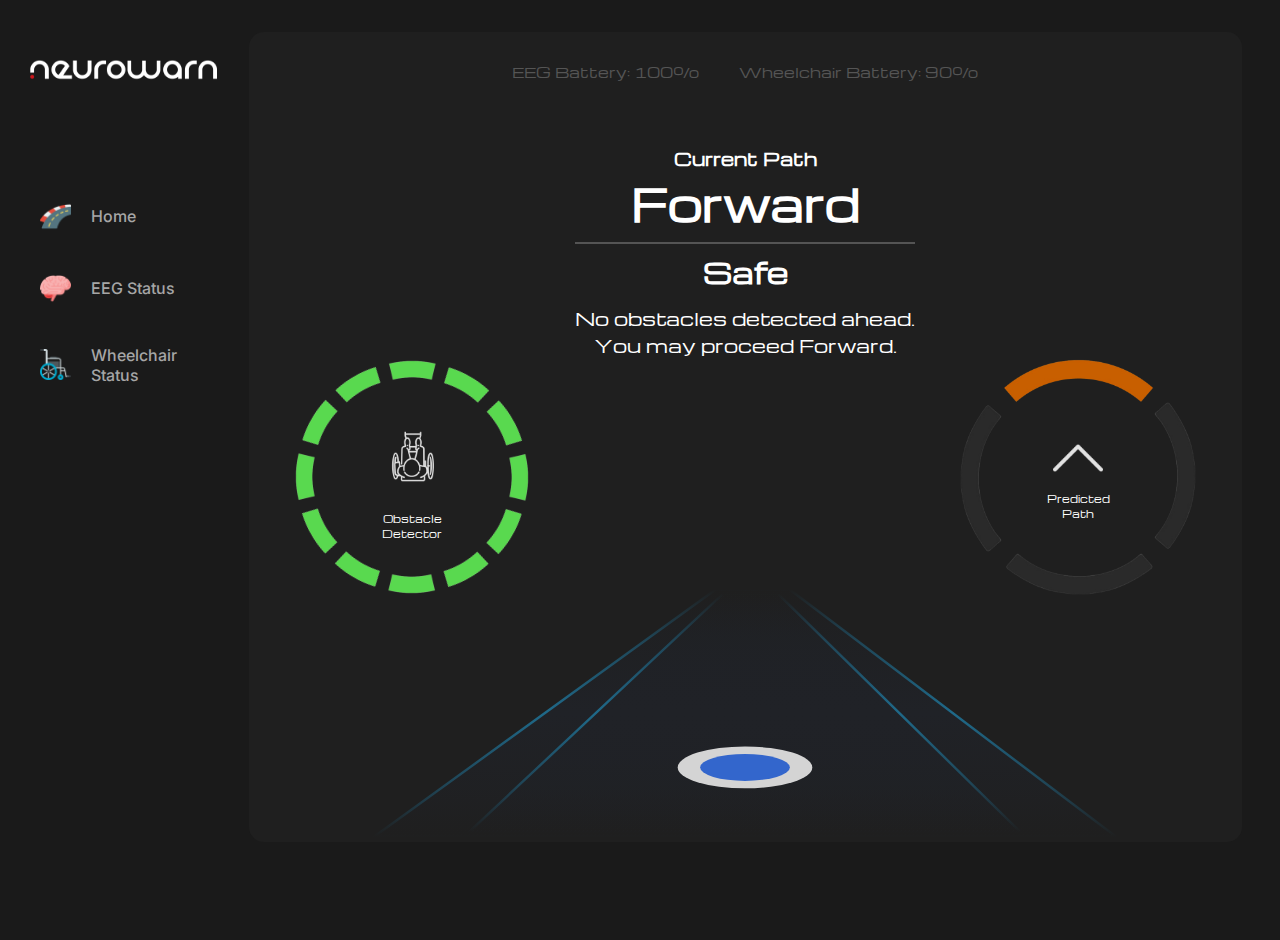
<file: index.html>
<!DOCTYPE html>
<html lang="en">
<head>
    <meta charset="UTF-8">
    <meta name="viewport" content="width=device-width, initial-scale=1.0">
    <title>NeuroWarn </title>
    <link rel="icon" type="image/png" href="images/logo-n.png">
    <link rel="stylesheet" href="styles.css">
</head>
<body>
    <div class="sidebar" id="sidebar">
        <div class="logo-container">
            <a href="index.html" class="logo-link">
                <img src="images/logo-neurowarn.png" alt="NeuroWarn Logo" class="logo" id="sidebar-logo">
            </a>
        </div>
        <ul class="menu">
            <li class="menu-item">
                <a href="index.html" class="menu-link">
                    <img src="images/sidebar-apex.png" alt="Home" class="icon">
                    <span>Home</span>
                </a>
            </li>
            <li class="menu-item">
                <a href="eeg.html" class="menu-link">
                    <img src="images/sidebar-brain.png" alt="EEG Status" class="icon">
                    <span>EEG Status</span>
                </a>
            </li>
            <li class="menu-item">
                <a href="wheelchair.html" class="menu-link">
                    <img src="images/sidebar-wheelchair.png" alt="Wheelchair Status" class="icon">
                    <span>Wheelchair Status</span>
                </a>
            </li>
        </ul>
        
    </div>
    
    
    


    <div class="status-dashboard">
        <div class="battery-status">
            <span>EEG Battery: 100%</span>
            <span>Wheelchair Battery: 90%</span>
        </div>
        <div class="main-display">

            <div class="left-panel">
                <div class="circle">
               
                        <img src="images/green-bar.png" alt="Segment 1" class="segment-image" style="transform: rotate(0deg) translateX(105px);">
                        <img src="images/green-bar.png" alt="Segment 2" class="segment-image" style="transform: rotate(30deg) translateX(105px);">
                        <img src="images/green-bar.png" alt="Segment 3" class="segment-image" style="transform: rotate(60deg) translateX(105px);">
                        <img src="images/green-bar.png" alt="Segment 4" class="segment-image" style="transform: rotate(90deg) translateX(105px);">
                        <img src="images/green-bar.png" alt="Segment 5" class="segment-image" style="transform: rotate(120deg) translateX(105px);">
                        <img src="images/green-bar.png" alt="Segment 6" class="segment-image" style="transform: rotate(150deg) translateX(105px);">
                        <img src="images/green-bar.png" alt="Segment 7" class="segment-image" style="transform: rotate(180deg) translateX(105px);">
                        <img src="images/green-bar.png" alt="Segment 8" class="segment-image" style="transform: rotate(210deg) translateX(105px);">
                        <img src="images/green-bar.png" alt="Segment 9" class="segment-image" style="transform: rotate(240deg) translateX(105px);">
                        <img src="images/green-bar.png" alt="Segment 10" class="segment-image" style="transform: rotate(270deg) translateX(105px);">
                        <img src="images/green-bar.png" alt="Segment 11" class="segment-image" style="transform: rotate(300deg) translateX(105px);">
                        <img src="images/green-bar.png" alt="Segment 12" class="segment-image" style="transform: rotate(330deg) translateX(105px);">
        
    
                    <img src="images/panel-wheelchair.png"class="wheelchair-image" alt="Obstacle Detector">
                    <span>Obstacle <br>Detector</span>
                </div>
            </div>

            
            <div class="center-panel">
                <h2>Current Path</h2>
                <h1>Forward</h1>
                <hr>
                <h3>Safe</h3> <p>No obstacles detected ahead.<br>You may proceed Forward.</p>
                    
                <div class="svg-container">
                    <svg width="800" height="250" viewBox="0 0 1253 418" fill="none" >
                        <defs>
                            <!-- Define a linear gradient for the fill of the first diagonal path -->
                            <linearGradient id="firstPathFillGradient" x1="0%" y1="0%" x2="0%" y2="100%">
                                <stop offset="0%" style="stop-color:#202227;stop-opacity:0" />
                                <stop offset="20%" style="stop-color:#202227;stop-opacity:0.5" />
                                <stop offset="50%" style="stop-color:#202227;stop-opacity:1" />
                                <stop offset="80%" style="stop-color:#202227;stop-opacity:0.5" />
                                <stop offset="100%" style="stop-color:#202227;stop-opacity:0" />
                            </linearGradient>
                
                            <!-- Define a linear gradient for the fill of the second diagonal path -->
                            <linearGradient id="secondPathFillGradient" x1="0%" y1="0%" x2="0%" y2="100%">
                                <stop offset="0%" style="stop-color:#202227;stop-opacity:0" />
                                <stop offset="20%" style="stop-color:#202227;stop-opacity:0.5" />
                                <stop offset="50%" style="stop-color:#202227;stop-opacity:1" />
                                <stop offset="80%" style="stop-color:#202227;stop-opacity:0.5" />
                                <stop offset="100%" style="stop-color:#202227;stop-opacity:0" />
                            </linearGradient>
                
                            <!-- Define a linear gradient for the stroke (border) of the first diagonal path -->
                            <linearGradient id="firstPathStrokeGradient" x1="0%" y1="0%" x2="0%" y2="100%">
                                <stop offset="0%" style="stop-color:#1F6989;stop-opacity:0" />
                                <stop offset="20%" style="stop-color:#1F6989;stop-opacity:0.5" />
                                <stop offset="50%" style="stop-color:#1F6989;stop-opacity:1" />
                                <stop offset="80%" style="stop-color:#1F6989;stop-opacity:0.5" />
                                <stop offset="100%" style="stop-color:#1F6989;stop-opacity:0" />
                            </linearGradient>
                
                            <!-- Define a linear gradient for the stroke (border) of the second diagonal path -->
                            <linearGradient id="secondPathStrokeGradient" x1="0%" y1="0%" x2="0%" y2="100%">
                                <stop offset="0%" style="stop-color:#1F6989;stop-opacity:0" />
                                <stop offset="20%" style="stop-color:#1F6989;stop-opacity:0.5" />
                                <stop offset="50%" style="stop-color:#1F6989;stop-opacity:1" />
                                <stop offset="80%" style="stop-color:#1F6989;stop-opacity:0.5" />
                                <stop offset="100%" style="stop-color:#1F6989;stop-opacity:0" />
                            </linearGradient>
                        </defs>
                
                        <!-- First Diagonal Path with Fading Gradient for Fill and Stroke -->
                        <path d="M700.657 2L1247.05 416H6.17284L577.992 2H700.657Z" fill="url(#firstPathFillGradient)" stroke="url(#firstPathStrokeGradient)" stroke-width="4"/>
                
                        <!-- Second Diagonal Path with Fading Gradient for Fill and Stroke -->
                        <path d="M520.841 2L927.109 401H5.05389L430.229 2H520.841Z" fill="url(#secondPathFillGradient)" stroke="url(#secondPathStrokeGradient)" stroke-width="4" transform="translate(160, 7)" />
                
                        <!-- Ellipses - moved lower -->
                        <ellipse cx="626.5" cy="300" rx="112.5" ry="35" fill="#d4d4d4" />
                        <ellipse cx="626.5" cy="300" rx="75" ry="22.5" fill="#3366CC" />
                    </svg>
                </div>
                
                

                
                        
                        
          
            </div>
   

            
            <div class="right-panel">
                <div class="circle">
                 
                    <img src="images/gray-bar.png" alt="Segment 1" class="right-segment-image" style="transform: rotate(0deg) translateX(95px);">
                    <img src="images/gray-bar.png" alt="Segment 2" class="right-segment-image" style="transform: rotate(90deg) translateX(95px);">
                    <img src="images/gray-bar.png" alt="Segment 3" class="right-segment-image" style="transform: rotate(180deg) translateX(95px);">
                    <img src="images/orange-bar.png" alt="Segment 4" class="right-segment-image" style="transform: rotate(270deg) translateX(95px);">
         

                    <img src="images/panel-path.png"class="panel-image" alt="Predicted Path">
                    <span>Predicted <br> Path</span>
                </div>
            </div>
        </div>
    </div>
    <script src="script.js"></script>
</body>
</html>
</file>
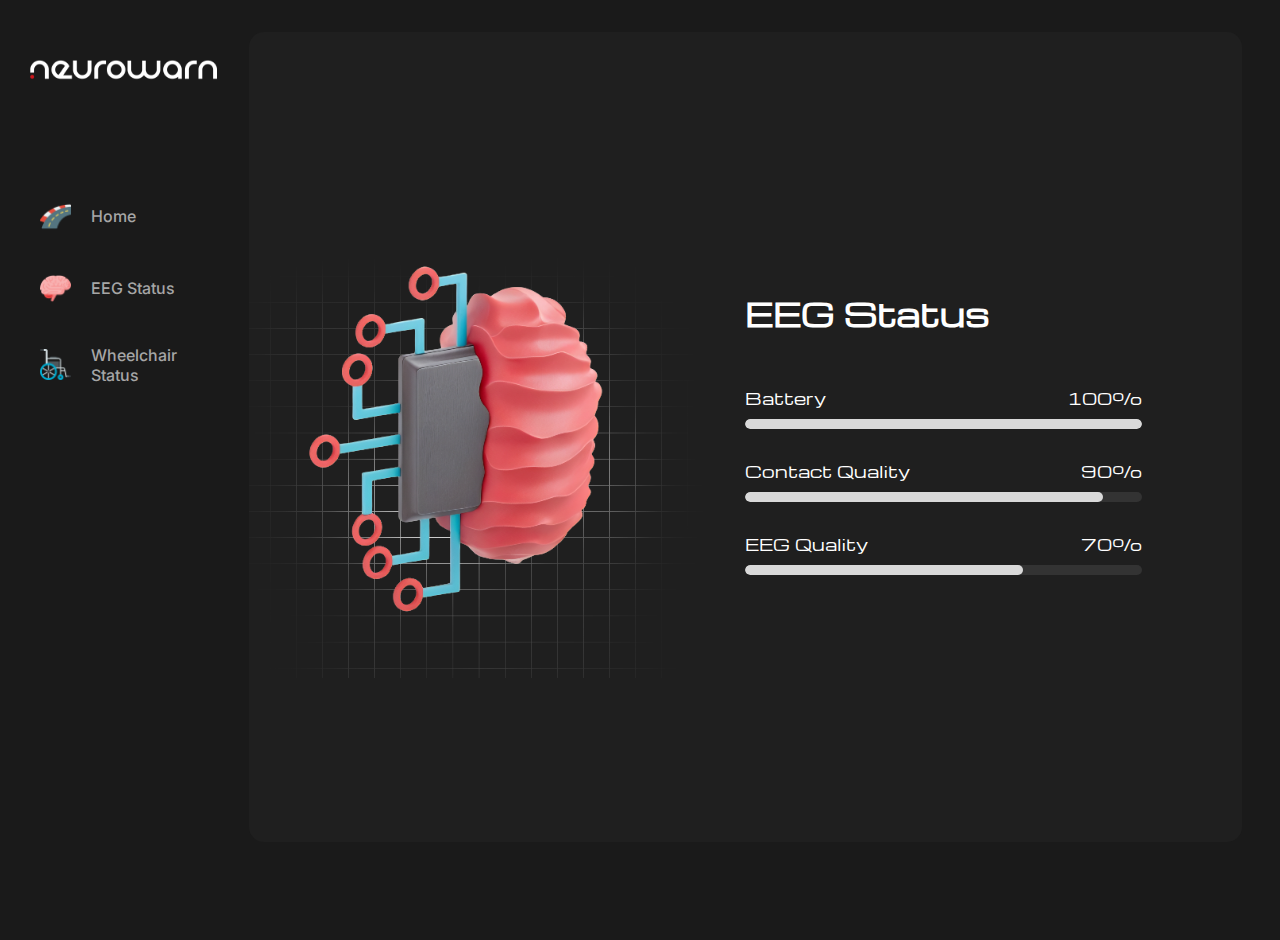
<file: eeg.html>
<!DOCTYPE html>
<html lang="en">
<head>
    <meta charset="UTF-8">
    <meta name="viewport" content="width=device-width, initial-scale=1.0">
    <title>NeuroWarn - EEG Status</title>
    <link rel="icon" type="image/png" href="images/logo-n.png">
    <link rel="stylesheet" href="eegstyles.css">
</head>
<body>
    <div class="sidebar" id="sidebar">
        <div class="logo-container">
            <a href="index.html" class="logo-link">
                <img src="images/logo-neurowarn.png" alt="NeuroWarn Logo" class="logo" id="sidebar-logo">
            </a>
        </div>
        <ul class="menu">
            <li class="menu-item">
                <a href="index.html" class="menu-link">
                    <img src="images/sidebar-apex.png" alt="Home" class="icon">
                    <span>Home</span>
                </a>
            </li>
            <li class="menu-item">
                <img src="images/sidebar-brain.png" alt="EEG Status" class="icon">
                <span>EEG Status</span>
            </li>
            <li class="menu-item">
                <a href="wheelchair.html" class="menu-link">
                    <img src="images/sidebar-wheelchair.png" alt="Wheelchair Status" class="icon">
                    <span>Wheelchair Status</span>
                </a>
            </li>
        </ul>
    </div>
    
    <div class="status-dashboard">
        <div class="left-column">
            <div class="brain-container">
                <img src="images/brain-3d.png" alt="3D Brain" class="brain-image">
                <div class="background-grid"></div>
            </div>
        </div>
        <div class="right-column">
            <h1>EEG Status</h1>
            
            <div class="status-item">
                <div class="status-header">
                    <span>Battery</span>
                    <span class="percentage">100%</span>
                </div>
                <div class="status-bar">
                    <div class="status-fill" style="width: 100%;"></div>
                </div>
            </div>

            <div class="status-item">
                <div class="status-header">
                    <span>Contact Quality</span>
                    <span class="percentage">90%</span>
                </div>
                <div class="status-bar">
                    <div class="status-fill" style="width: 90%;"></div>
                </div>
            </div>

            <div class="status-item">
                <div class="status-header">
                    <span>EEG Quality</span>
                    <span class="percentage">70%</span>
                </div>
                <div class="status-bar">
                    <div class="status-fill" style="width: 70%;"></div>
                </div>
            </div>
    </div>
    <script src="script.js"></script>
</body>
</html>
</file>
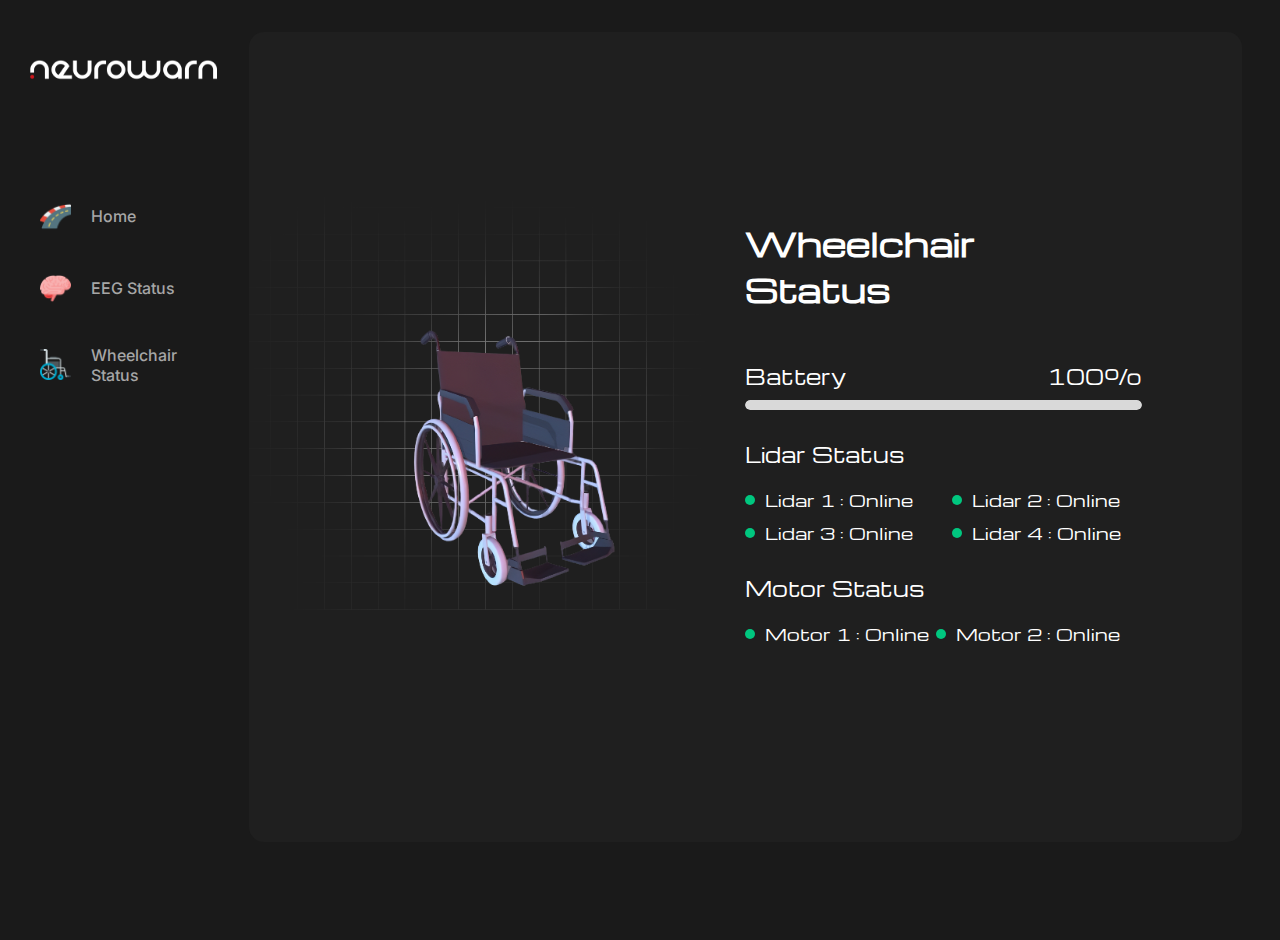
<file: wheelchair.html>
<!DOCTYPE html>
<html lang="en">
<head>
    <meta charset="UTF-8">
    <meta name="viewport" content="width=device-width, initial-scale=1.0">
    <title>NeuroWarn - EEG Status</title>
    <link rel="icon" type="image/png" href="images/logo-n.png">
    <link rel="stylesheet" href="wheelchairstyles.css">
</head>
<body>
    <div class="sidebar" id="sidebar">
        <div class="logo-container">
            <a href="index.html" class="logo-link">
                <img src="images/logo-neurowarn.png" alt="NeuroWarn Logo" class="logo" id="sidebar-logo">
            </a>
        </div>
        <ul class="menu">
            <li class="menu-item">
                <a href="index.html" class="menu-link">
                    <img src="images/sidebar-apex.png" alt="Home" class="icon">
                    <span>Home</span>
                </a>
            </li>
            <li class="menu-item">
                <a href="eeg.html" class="menu-link">
                    <img src="images/sidebar-brain.png" alt="EEG Status" class="icon">
                    <span>EEG Status</span>
                </a>
            </li>
            <li class="menu-item">
                    <img src="images/sidebar-wheelchair.png" alt="Wheelchair Status" class="icon">
                    <span>Wheelchair Status</span>
            </li>
        </ul>
    </div>
    
    <div class="status-dashboard">
        <div class="left-column">
            <div class="brain-container">
                <img src="images/wheelchair-3d.png" alt="3D Brain" class="brain-image">
                <div class="background-grid"></div>
            </div>
        </div>
        <div class="right-column">
            <h1>Wheelchair <br> Status </h1>
           
            <div class="status-item">
                <div class="status-header">
                    <span>Battery</span>
                    <span class="percentage">100%</span>
                </div>
                <div class="status-bar">
                    <div class="status-fill" style="width: 100%;"></div>
                </div>
            </div>
            <div class="status-item">
                <div class="status-header">
                    <span>Lidar Status</span>
                </div>
                <div class="lidar-status-row">
                    <div class="lidar-status-column">
                        <div class="lidar-status-item">
                            <span class="lidar-circle"></span> Lidar 1 : Online
                        </div>
                    </div>
                    <div class="lidar-status-column">
                        <div class="lidar-status-item">
                            <span class="lidar-circle"></span> Lidar 2 : Online
                        </div>
                    </div>
                </div>
                <div class="lidar-status-row">
                    <div class="lidar-status-column">
                        <div class="lidar-status-item">
                            <span class="lidar-circle"></span> Lidar 3 : Online
                        </div>
                    </div>
                    <div class="lidar-status-column">
                        <div class="lidar-status-item">
                            <span class="lidar-circle"></span> Lidar 4 : Online
                        </div>
                    </div>
                </div>
            </div>
            <div class="status-item">
                <div class="status-header">
                    <span>Motor Status</span>
                </div>
                <div class="motor-status-row">
                    <div class="motor-status-column">
                        <div class="motor-status-item">
                            <span class="motor-circle"></span> Motor 1 : Online
                        </div>
                    </div>
                    <div class="motor-status-column">
                        <div class="motor-status-item">
                            <span class="motor-circle"></span> Motor 2 : Online
                        </div>
                    </div>
                </div>
            </div>

           
    </div>
    <script src="script.js"></script>
</body>
</html>
</file>
<file: styles.css>
@import url('https://fonts.googleapis.com/css2?family=Inter:ital,opsz,wght@0,14..32,100..900;1,14..32,100..900&display=swap');
@import url('https://fonts.googleapis.com/css2?family=Inter:wght@100;400;500;700&display=swap');
@import url('https://fonts.googleapis.com/css2?family=Michroma&display=swap');
body {
    transition: opacity 0.5s ease-out;
}


.status-dashboard {
    width: 95%; /* Changed to 100% to fit the entire width */
    height: 90%; /* Changed to 100% to fit the entire height */
    display: flex;
    flex-direction: column;
    
    justify-content: space-between;
    margin-top: 2.5%;
    margin-bottom: 1%;
    margin-right: 3%;
    border-radius: 15px;
    background-color:  #1F1F1F;
}
/* Remove underline and default formatting for the links */
a.logo-link, a.menu-link {
    text-decoration: none;
    color: inherit;
    display: flex;
    align-items: center;
    
}

/* Additional styling to maintain hover effects */
a.menu-link:hover {
    border-radius: 30px;
}


.battery-status {
    width: 100%;
    margin-top: 1%;
    display: flex;
    font-family: 'Inter', sans-serif;
    color: #A6A6A6;
    font-size: 14px;
    margin-bottom: 20px;
    justify-content: center;
}

.battery-status span {
    padding: 20px;
    font-family: "Michroma", sans-serif;
    color: #555555;
}

.main-display {
    width: 100%;
    display: flex;
    justify-content: space-around;
    position: relative;
    flex-grow: 1;
}

.left-panel, .right-panel {
    display: flex;
    flex-direction: column;
    align-items: center;
    justify-content: center;
    flex-grow: 1; /* Ensure panels grow to fill the available space */
    max-width: 45%; /* Ensure panels don't exceed 45% of the width */
}



.center-panel {
    text-align: center;
    position: relative;
    font-family: "Michroma", sans-serif;
    margin-top: 1%;

}

.center-panel h3 {
    font-size: 28px;
    margin-bottom: 0px;
    color: #FFFFFF;
    margin-top: 0px;
    
}
.center-panel h2 {
    font-size: 17px;
    margin-bottom: 0px;
    color: #FFFFFF;
    
}

.center-panel h1 {
    font-size: 44px;
    margin-top: 0px;
    margin-bottom: 0px;
   
    color: #FFFFFF;
}

hr{
    border: 0.75px solid #545454;
}

.center-panel p {
    margin-top: 4%;
    color: #FFFFFF;
    font-size: 18px;
    line-height: 1.5;
}

.circle img {

    height: auto;
    margin-bottom: 0px;
}

.circle {
    position: relative; /* Add this line */
    width: 200px; /* Increased width */
    height: 200px; /* Increased height */   
    border-radius: 50%;
    display: flex;
    align-items: center;
    justify-content: center;
    color: white;

    margin-bottom: 10px;
    flex-direction: column;
}

.circle span{
    font-size: 10px;
    font-family:"Michroma", sans-serif;
    text-align: center;
}

.segment-image {
    position: absolute;
    width: 50%; /* Adjust this according to your image width */
    transform-origin: center;
}

.right-segment-image {
    position: absolute;
    width: 80%; /* Adjust this according to your image width */
    transform-origin: center;
}


.segmented-circle {
    position: absolute;
    width: 200px; /* Adjusted for a wider diameter */
    height: 200px; /* Adjusted for a wider diameter */
    top: 50%; /* Center the segmented circle */
    left: 50%; /* Center the segmented circle */
    transform: translate(-50%, -50%); /* Center the segmented circle */
    border-radius: 50%;
    display: flex;
    justify-content: center;
    align-items: center;
}
.segment {
    position: absolute;
    width: 10px;
    height: 28px;
    background-color: #55e934; /* Adjust this to red for specific segments */
    border-radius: 2px;
    transform-origin: center;
}


/* New style specifically for the right-panel circle */
.right-panel .circle .panel-image  {
    width: 25%; /* Make the image smaller */
    margin-bottom: 4%;
}
.left-panel .circle .wheelchair-image  {
    width: 45%; /* Make the image smaller */
    margin-bottom: 4%;
}
.svg-container {
    position: absolute;
    bottom: 0px;
    
    left: 50%;
    transform: translateX(-50%);
    text-align: center;
}

body {
    margin: 0;
    font-family: Arial, sans-serif;
    background-color:  #1A1A1A;
    display: flex;  
    height: 100vh;
    overflow: hidden;
}

.sidebar {
    width: 20%;
    height: 100vh;
    background-color: #1A1A1A;
    padding: 20px;
    display: flex;
    flex-direction: column;
    align-items: center;
    position: relative;
    transition: width 0.3s ease;
}

.sidebar.collapsed {
    width: 70px;
    padding: 40px 15px;
}

.toggle-btn span {
    color: white;
    font-size: 16px;
    transition: transform 0.3s ease;
}


.logo-container {
    margin-bottom: 50px;
    display: flex;
    justify-content: center;
    align-items: center;
    width: 100%;
}

.logo {
    width: 200px;
    transition: width 0.3s ease;
}

.sidebar.collapsed .logo {
    width: 40px;
}

.menu {
    list-style-type: none;
    padding: 0;
    margin: 0;
    width: 100%;
}

.menu-item {
    display: flex;
    align-items: center;
    padding: 10px 20px;
    color: white;
    cursor: pointer;
    transition: background-color 0.3s ease;
    margin: 10% 0%;
}

.menu-item span {
    font-family: 'Inter', sans-serif;
    font-weight: 500;
    margin-left: 10px;
    transition: opacity 0.3s ease;
    color: #A6A6A6;
}

.sidebar.collapsed .menu-item span {
    opacity: 0;
}

.menu-item:hover {
    background-color: #1F1F1F;
    border-radius: 30px;
}
.menu-item.highlight {
    background-color: #1F1F1F;
    border-radius: 30px;
}

.icon {
    width: 31px;
    margin-right: 10px;
    transition: margin-right 0.3s ease;
}

.sidebar.collapsed .icon {
    margin-right: 0px;
}


.main-content {
    background-color: #1F1F1F;
    color: white;
    flex: 1;
    margin: 60px 45px;
    border-radius: 15px;
    padding: 20px;
    transition: margin-left 0.3s ease;
}

.sidebar.collapsed ~ .main-content {
    margin-left: 10px;
}

.sidebar.expanded ~ .main-content {
    margin-left: 250px;
}
</file>
<file: eegstyles.css>
@import url('https://fonts.googleapis.com/css2?family=Inter:ital,opsz,wght@0,14..32,100..900;1,14..32,100..900&display=swap');
@import url('https://fonts.googleapis.com/css2?family=Inter:wght@100;400;500;700&display=swap');
@import url('https://fonts.googleapis.com/css2?family=Michroma&display=swap');

body {
    margin: 0;
 
    background-color:  #1A1A1A;
    display: flex;  
    height: 100vh;
    overflow: hidden;
}
.sidebar {
    width: 20%;
    height: 100vh;
    background-color: #1A1A1A;
    padding: 20px;
    display: flex;
    flex-direction: column;
    align-items: center;
    font-family: 'Inter', sans-serif;
    position: relative;
    transition: width 0.3s ease;
}

.sidebar.collapsed {
    width: 70px;
    padding: 40px 15px;
}

.toggle-btn span {
    color: white;
    font-size: 16px;
    transition: transform 0.3s ease;
}


.logo-container {
    margin-bottom: 50px;
    display: flex;
    justify-content: center;
    align-items: center;
    width: 100%;
}

.logo {
    width: 200px;
    transition: width 0.3s ease;
}

.sidebar.collapsed .logo {
    width: 40px;
}

.menu {
    list-style-type: none;
    padding: 0;
    margin: 0;
    width: 100%;
}

.menu-item {
    display: flex;
    align-items: center;
    padding: 10px 20px;
    color: white;
    cursor: pointer;
    transition: background-color 0.3s ease;
    margin: 10% 0%;
}

.menu-item span {
    font-family: 'Inter', sans-serif;
    font-weight: 500;
    margin-left: 10px;
    transition: opacity 0.3s ease;
    color: #A6A6A6;
}

.sidebar.collapsed .menu-item span {
    opacity: 0;
}

.menu-item:hover {
    background-color: #1F1F1F;
    border-radius: 30px;
}
.menu-item.highlight {
    background-color: #1F1F1F;
    border-radius: 30px;
}

.icon {
    width: 31px;
    margin-right: 10px;
    transition: margin-right 0.3s ease;
}

.sidebar.collapsed .icon {
    margin-right: 0px;
}

.sidebar.collapsed ~ .main-content {
    margin-left: 10px;
}

.sidebar.expanded ~ .main-content {
    margin-left: 250px;
}

a.logo-link, a.menu-link {
    text-decoration: none;
    color: inherit;
    display: flex;
    align-items: center;
    
}

/* Additional styling to maintain hover effects */
a.menu-link:hover {
    border-radius: 30px;
}

.status-dashboard {
    width: 95%;
    height: 90%;
    display: flex;
    flex-direction: row;
    justify-content: space-between;
    margin-top: 2.5%;
    margin-bottom: 1%;
    margin-right: 3%;
    border-radius: 15px;
    background-color: #1F1F1F;
}


.left-column, .right-column {
    width: 50%;
    display: flex;

}

.left-column{
    justify-content: center;
    align-items: center;
}
.brain-container {
    position: relative;
}

.background-grid {
    background-image: url('images/background-grid.png');
    background-size: cover;
    position: absolute;
    top: 0;
    left: 0;
    bottom: 0;
    right: 0;
    width: 120%;
    height: 110%;
}

.brain-image {
    position: relative;
    z-index: 1;
    width: 80%;
}

.right-column{
    flex-direction: column;
    text-align: left;
    display: flex;
    justify-content: center;
}

.right-column h1 {
    color: #FFFFFF;
    font-family: 'Michroma', sans-serif;

    margin-bottom: 50px;
}

.status-item {
    display: flex;
    flex-direction: column;
    margin-bottom: 30px;
    width: 80%;
}



.status-item .status-header {
    display: flex;
    justify-content: space-between;
    align-items: center;
    margin-bottom: 10px;
}


.status-item .status-header span {
    color: #FFFFFF;
    font-family: 'Michroma', sans-serif;
    font-weight: 100;
}

.status-bar {
    width: 100%;
    background-color: #333;
    height: 10px;
    border-radius: 5px;
    overflow: hidden;
    position: relative;
}

.status-fill {
    background-color: #D9D9D9;
    border-radius: 20px;
    height: 100%;
 
}

.percentage {
    text-align: right;
    font-weight: 500;
    margin-left: 10px;
    color: #A6A6A6;
}
</file>
<file: wheelchairstyles.css>
@import url('https://fonts.googleapis.com/css2?family=Inter:ital,opsz,wght@0,14..32,100..900;1,14..32,100..900&display=swap');
@import url('https://fonts.googleapis.com/css2?family=Inter:wght@100;400;500;700&display=swap');
@import url('https://fonts.googleapis.com/css2?family=Michroma&display=swap');

body {
    margin: 0;
 
    background-color:  #1A1A1A;
    display: flex;  
    height: 100vh;
    overflow: hidden;
}
.sidebar {
    width: 20%;
    height: 100vh;
    background-color: #1A1A1A;
    padding: 20px;
    display: flex;
    flex-direction: column;
    align-items: center;
    font-family: 'Inter', sans-serif;
    position: relative;
    transition: width 0.3s ease;
}

.sidebar.collapsed {
    width: 70px;
    padding: 40px 15px;
}

.toggle-btn span {
    color: white;
    font-size: 16px;
    transition: transform 0.3s ease;
}


.logo-container {
    margin-bottom: 50px;
    display: flex;
    justify-content: center;
    align-items: center;
    width: 100%;
}

.logo {
    width: 200px;
    transition: width 0.3s ease;
}

.sidebar.collapsed .logo {
    width: 40px;
}

.menu {
    list-style-type: none;
    padding: 0;
    margin: 0;
    width: 100%;
}

.menu-item {
    display: flex;
    align-items: center;
    padding: 10px 20px;
    color: white;
    cursor: pointer;
    transition: background-color 0.3s ease;
    margin: 10% 0%;
}

.menu-item span {
    font-family: 'Inter', sans-serif;
    font-weight: 500;
    margin-left: 10px;
    transition: opacity 0.3s ease;
    color: #A6A6A6;
}

.sidebar.collapsed .menu-item span {
    opacity: 0;
}

.menu-item:hover {
    background-color: #1F1F1F;
    border-radius: 30px;
}
.menu-item.highlight {
    background-color: #1F1F1F;
    border-radius: 30px;
}

.icon {
    width: 31px;
    margin-right: 10px;
    transition: margin-right 0.3s ease;
}

.sidebar.collapsed .icon {
    margin-right: 0px;
}

.sidebar.collapsed ~ .main-content {
    margin-left: 10px;
}

.sidebar.expanded ~ .main-content {
    margin-left: 250px;
}

a.logo-link, a.menu-link {
    text-decoration: none;
    color: inherit;
    display: flex;
    align-items: center;
    
}

/* Additional styling to maintain hover effects */
a.menu-link:hover {
    border-radius: 30px;
}

.status-dashboard {
    width: 95%;
    height: 90%;
    display: flex;
    flex-direction: row;
    justify-content: space-between;
    margin-top: 2.5%;
    margin-bottom: 1%;
    margin-right: 3%;
    border-radius: 15px;
    background-color: #1F1F1F;
}


.left-column, .right-column {
    width: 50%;
    display: flex;

}

.left-column{
    justify-content: center;
    align-items: center;
}
.brain-container {
    position: relative;
    margin-top: 10%;
    margin-left: 0;
    margin-right: 5%;
}

.background-grid {
    background-image: url('images/background-grid.png');
    background-size: cover;
    position: absolute;
    left: 0;
    bottom: 0;
    right: 0;
    width: 130%;
    height: 150%;
    opacity: 50%;
}

.brain-image {
    position: relative;
    z-index: 1;
    width: 110%;
    height: 120%;
}

.right-column{
    flex-direction: column;
    text-align: left;
    display: flex;
    justify-content: center;
}

.right-column h1 {
    color: #FFFFFF;
    font-family: 'Michroma', sans-serif;

    margin-bottom: 50px;
}

.status-item {
    display: flex;
    flex-direction: column;
    margin-bottom: 30px;
    width: 80%;
}



.status-item .status-header {
    display: flex;
    justify-content: space-between;
    align-items: center;
    margin-bottom: 10px;
}


.status-item .status-header span {
    color: #FFFFFF;
    font-family: 'Michroma', sans-serif;
    font-weight: 100;
    font-size: 20px; 
}

.status-bar {
    width: 100%;
    background-color: #333;
    height: 10px;
    border-radius: 5px;
    overflow: hidden;
    position: relative;
}

.status-fill {
    background-color: #D9D9D9;
    border-radius: 20px;
    height: 100%;
 
}

.percentage {
    text-align: right;
    font-weight: 500;
    margin-left: 10px;
    color: #A6A6A6;
    font-size: 20px;
}
.lidar-status-row {
    display: flex;
    justify-content: space-between;
    align-items: center;
    margin-top: 10px;
}

.lidar-status-column {
    width: 48%;
}

.lidar-status-item {
    display: flex;
    align-items: center;
    font-family: 'Michroma', sans-serif;
    font-size: 16px;
    color: #FFFFFF;
}

.lidar-circle {
    width: 10px;
    height: 10px;
    background-color: #00C77F;
    border-radius: 50%;
    display: inline-block;
    margin-right: 10px;
}

.motor-status-row {
    display: flex;
    justify-content: flex-start;
    align-items: center;
    margin-top: 10px;
}

.motor-status-column {
    width: 48%;
}

.motor-status-item {
    display: flex;
    align-items: center;
    font-family: 'Michroma', sans-serif;
    font-size: 16px;
    color: #FFFFFF;
}

.motor-circle {
    width: 10px;
    height: 10px;
    background-color: #00C77F;
    border-radius: 50%;
    display: inline-block;
    margin-right: 10px;
}
</file>
